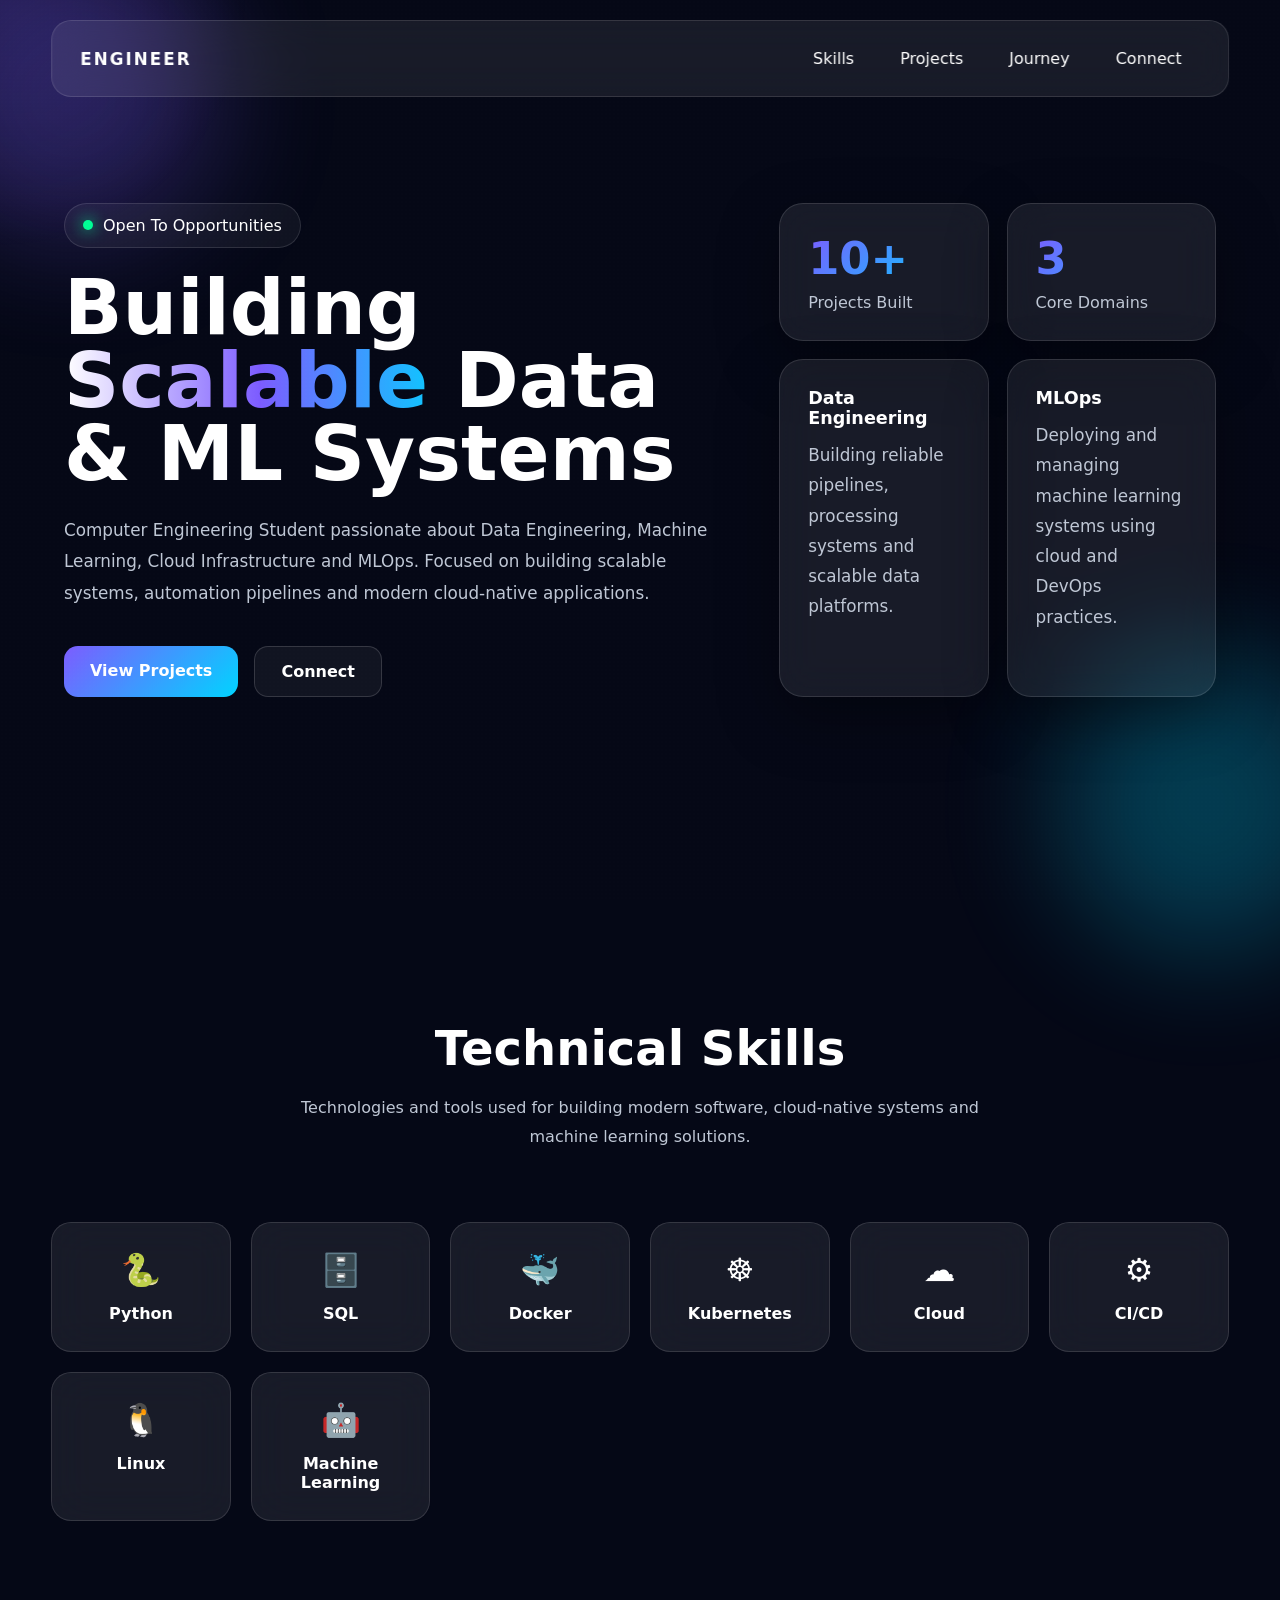
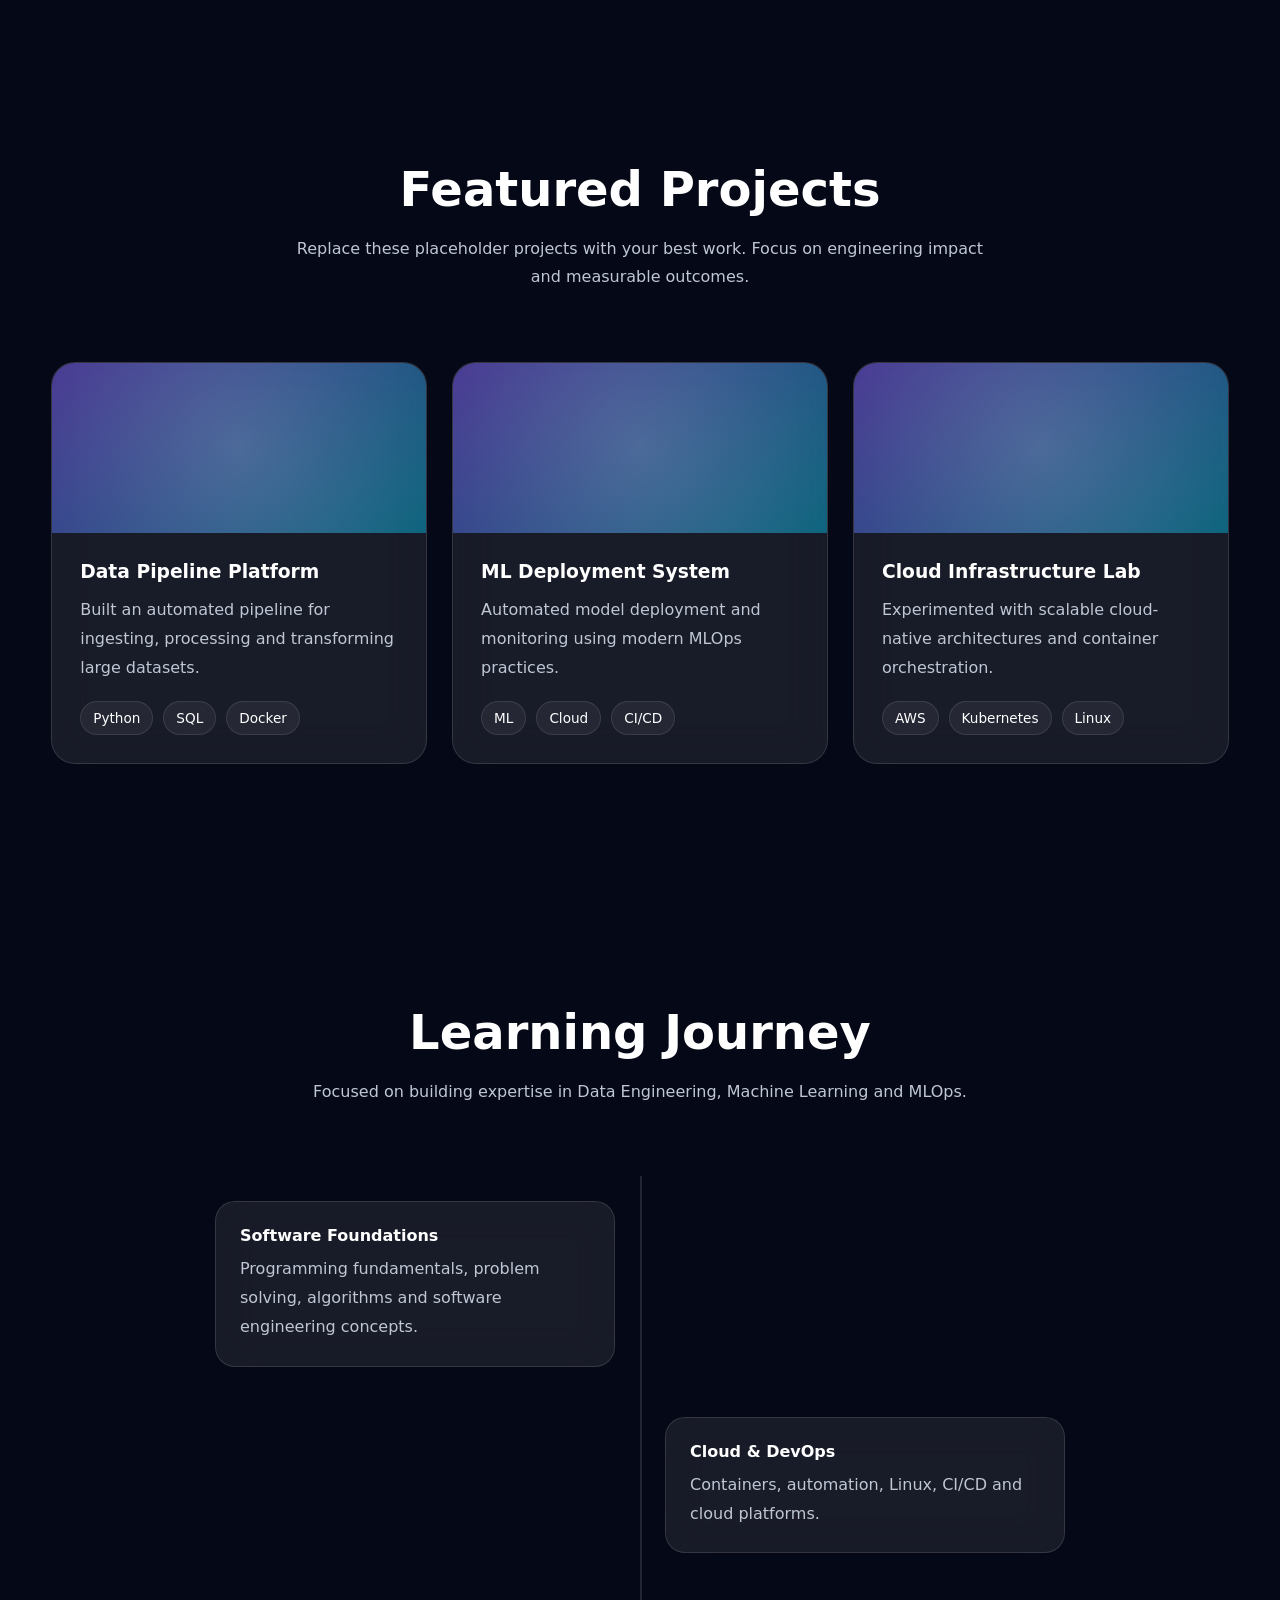
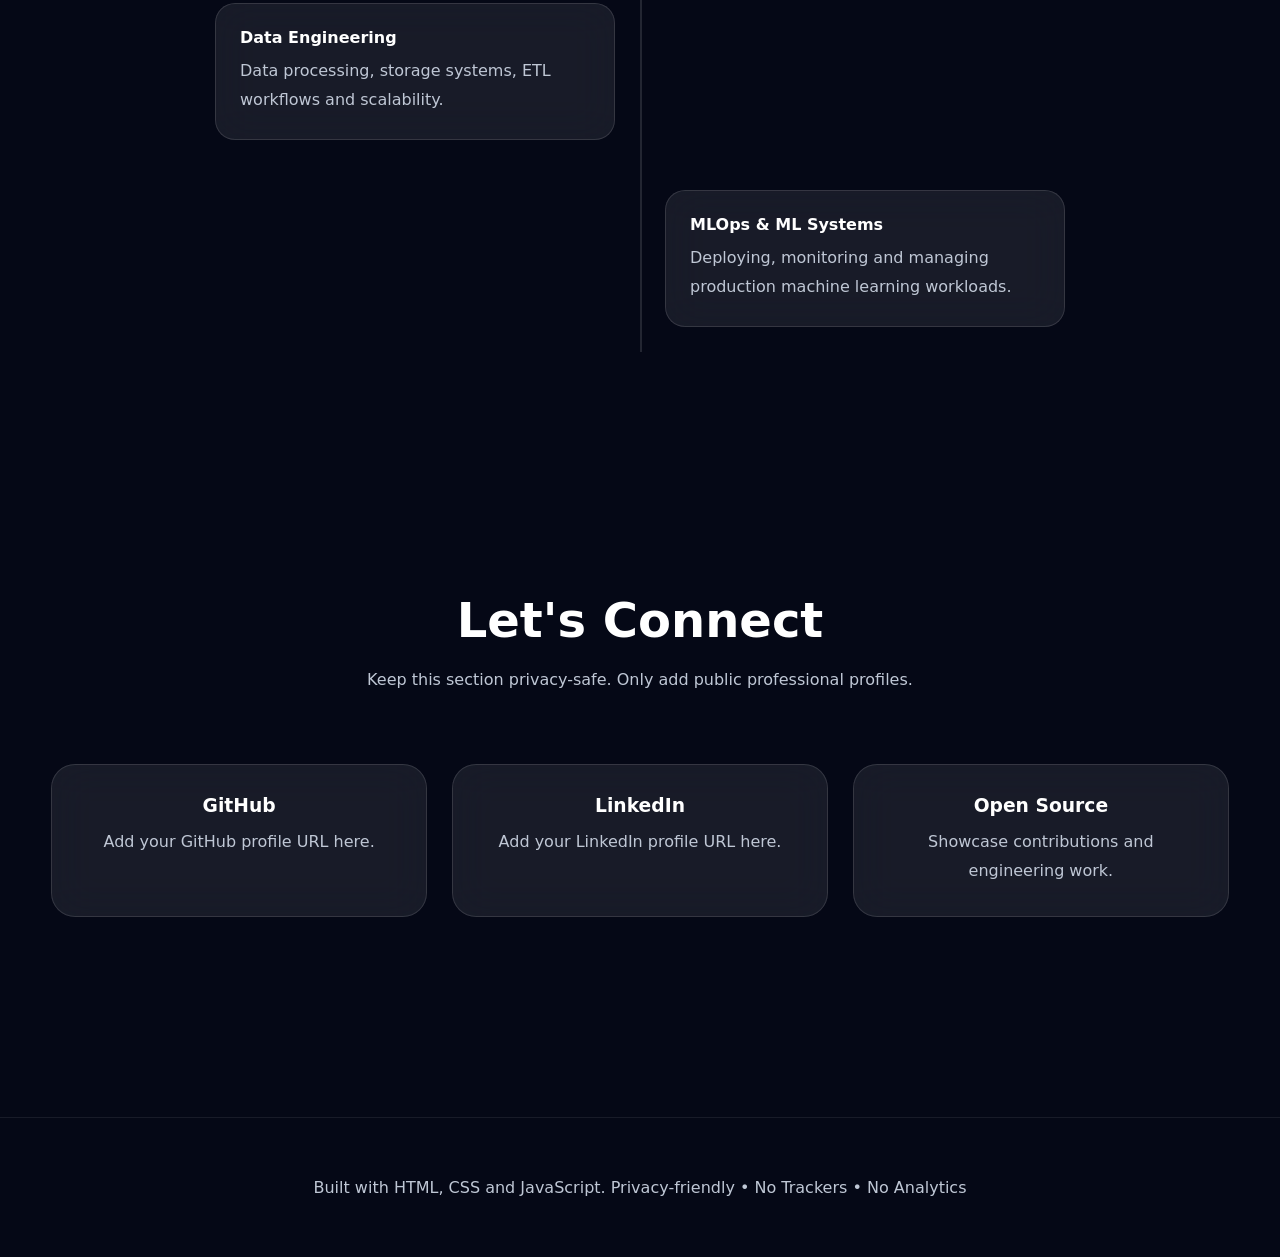
<file: website/index.html>
<!DOCTYPE html>
<html lang="en">
<head>
<meta charset="UTF-8">
<meta name="viewport" content="width=device-width, initial-scale=1.0">

<title>Portfolio | Data Engineering & MLOps</title>

<meta name="description" content="Portfolio showcasing projects, skills, and interests in Data Engineering, Machine Learning, Cloud Computing, and MLOps.">

<style>

:root{
    --bg:#050816;
    --glass:rgba(255,255,255,0.08);
    --glass-border:rgba(255,255,255,0.12);

    --text:#ffffff;
    --muted:#bfc7d5;

    --primary:#7c5cff;
    --secondary:#00d4ff;
    --pink:#ff4ecd;

    --shadow:0 20px 60px rgba(0,0,0,.35);
}

*{
    margin:0;
    padding:0;
    box-sizing:border-box;
}

html{
    scroll-behavior:smooth;
}

body{
    background:var(--bg);
    color:var(--text);
    font-family:
    Inter,
    Segoe UI,
    system-ui,
    sans-serif;

    overflow-x:hidden;
    min-height:100vh;
    position:relative;
}

/* =====================================
   CURSOR SPOTLIGHT
===================================== */

.spotlight{
    position:fixed;
    width:500px;
    height:500px;

    border-radius:50%;

    background:
    radial-gradient(
        circle,
        rgba(124,92,255,.18),
        transparent 70%
    );

    pointer-events:none;

    transform:translate(-50%,-50%);

    z-index:0;
}

/* =====================================
   AURORA BACKGROUND
===================================== */

.aurora{
    position:fixed;
    inset:-20%;
    z-index:-2;

  filter:blur(60px);
opacity:.25;

    animation:
    auroraMove 16s ease-in-out infinite alternate;
}

.aurora::before,
.aurora::after{
    content:"";
    position:absolute;
  width:300px;
  height:300px;
    border-radius:50%;
}

.aurora::before{
    background:#7c5cff;
    top:10%;
    left:10%;
}

.aurora::after{
    background:#00d4ff;
    bottom:10%;
    right:10%;
}

@keyframes auroraMove{

    0%{
        transform:
        translate(-40px,-20px)
        rotate(0deg);
    }

    100%{
        transform:
        translate(60px,40px)
        rotate(25deg);
    }
}

/* =====================================
   NOISE OVERLAY
===================================== */

.noise{
    position:fixed;
    inset:0;
    pointer-events:none;
  opacity:.008;

    background-image:
    radial-gradient(#fff 1px, transparent 1px);

    background-size:4px 4px;
}

/* =====================================
   NAVBAR
===================================== */

nav{
    position:fixed;
    top:20px;
    left:50%;
    transform:translateX(-50%);

    width:min(1200px,92%);

    z-index:100;

    backdrop-filter:blur(20px);

    background:var(--glass);

    border:1px solid var(--glass-border);

    border-radius:20px;

    display:flex;
    justify-content:space-between;
    align-items:center;

    padding:18px 28px;
}

.logo{
    font-weight:800;
    letter-spacing:2px;
    font-size:1.05rem;
}

.nav-links{
    display:flex;
    gap:10px;
}

.nav-links a{
    color:white;
    text-decoration:none;

    padding:10px 18px;

    border-radius:12px;

    transition:.3s;
}

.nav-links a:hover{
    background:rgba(255,255,255,.08);
}

/* =====================================
   HERO
===================================== */

.hero{
    min-height:100vh;

    display:flex;
    align-items:center;
    justify-content:center;

    padding:120px 5%;
}

.hero-inner{
    width:min(1300px,100%);

    display:grid;
    grid-template-columns:1.2fr .8fr;

    gap:60px;
}

.badge{
    display:inline-flex;

    gap:10px;
    align-items:center;

    padding:12px 18px;

    border-radius:999px;

    background:rgba(255,255,255,.05);

    border:1px solid rgba(255,255,255,.12);

    margin-bottom:24px;
}

.badge-dot{
    width:10px;
    height:10px;

    border-radius:50%;
    background:#00ff95;

    box-shadow:
    0 0 15px #00ff95;
}

.hero h1{

    font-size:
  clamp(2.5rem,6vw,4.8rem);
    line-height:.95;

    margin-bottom:24px;
}

.gradient-text{
    background:linear-gradient(
        90deg,
        #ffffff,
        #7c5cff,
        #00d4ff
    );

    background-clip:text;
    -webkit-background-clip:text;

    color:transparent;
    -webkit-text-fill-color:transparent;
}

.hero p{

    max-width:700px;

    color:var(--muted);

    line-height:1.9;

    font-size:1.05rem;

    margin-bottom:36px;
}

.cta{
    display:flex;
    flex-wrap:wrap;
    gap:16px;
}

.btn{
    text-decoration:none;

    padding:15px 26px;

    border-radius:14px;

    font-weight:600;

    transition:.35s;
}

.btn-primary{

    background:
    linear-gradient(
        135deg,
        var(--primary),
        var(--secondary)
    );

    color:white;
}

.btn-secondary{

    border:1px solid rgba(255,255,255,.15);

    color:white;

    background:rgba(255,255,255,.05);
}

.btn:hover{
    transform:
    translateY(-5px);
}

.hero-card-area{
    display:grid;
    grid-template-columns:1fr 1fr;
    gap:18px;
}
.card{

    background:var(--glass);

    border:1px solid var(--glass-border);

    backdrop-filter:blur(20px);

    border-radius:24px;

    padding:28px;

    transition:.4s;

    position:relative;

    overflow:hidden;

    box-shadow:var(--shadow);
}

.card::before{
    content:"";

    position:absolute;
    inset:0;

    background:
    linear-gradient(
        135deg,
        rgba(255,255,255,.08),
        transparent
    );

    opacity:0;

    transition:.4s;
}

.card:hover{

    transform:
    translateY(-10px)
    scale(1.02);
}

.card:hover::before{
    opacity:1;
}

.card h3{
    margin-bottom:12px;
    font-size:1.1rem;
}

.card p{
    color:var(--muted);
    line-height:1.8;
}

.stat{
    display:flex;
    flex-direction:column;
    justify-content:center;
}

.stat-number{

    font-size:2.8rem;
    font-weight:800;

    background:
    linear-gradient(
        135deg,
        var(--primary),
        var(--secondary)
    );

    background-clip:text;
    -webkit-background-clip:text;

    color:transparent;
    -webkit-text-fill-color:transparent;
}

.stat-label{
    color:var(--muted);
    margin-top:8px;
}

/* =====================================
   SECTION
===================================== */

.section{

    width:min(1300px,92%);

    margin:auto;

    padding:120px 0;
}

.section-title{

    text-align:center;

    font-size:clamp(2rem,4vw,3rem);

    margin-bottom:18px;
}

.section-subtitle{

    text-align:center;

    color:var(--muted);

    max-width:700px;

    margin:0 auto 70px;

    line-height:1.8;
}

/* =====================================
   SKILLS
===================================== */

.skills-grid{

    display:grid;

    grid-template-columns:
    repeat(auto-fit,minmax(170px,1fr));

    gap:20px;
}

.skill{

    background:var(--glass);

    border:1px solid var(--glass-border);

    backdrop-filter:blur(20px);

    border-radius:20px;

    padding:28px;

    text-align:center;

    transition:.35s;
}

.skill:hover{

    transform:
    translateY(-10px);

    border-color:
    rgba(124,92,255,.6);
}

.skill-icon{

    font-size:2rem;

    margin-bottom:15px;
}

.skill-name{
    font-weight:600;
}

/* =====================================
   PROJECTS
===================================== */

.projects-grid{

    display:grid;

    grid-template-columns:
    repeat(auto-fit,minmax(320px,1fr));

    gap:25px;
}

.project{

    background:var(--glass);

    border:1px solid var(--glass-border);

    backdrop-filter:blur(20px);

    border-radius:24px;

    overflow:hidden;

    transition:.4s;
}

.project:hover{

    transform:
    translateY(-10px);
}

.project-top{

    height:170px;

    background:
    linear-gradient(
        135deg,
        rgba(124,92,255,.5),
        rgba(0,212,255,.4)
    );

    position:relative;
}

.project-top::after{

    content:"";

    position:absolute;

    inset:0;

    background:
    radial-gradient(
        circle at center,
        rgba(255,255,255,.15),
        transparent
    );
}

.project-body{
    padding:28px;
}

.project-body h3{
    margin-bottom:14px;
}

.project-body p{

    color:var(--muted);

    line-height:1.8;

    margin-bottom:18px;
}

.tech-stack{

    display:flex;
    flex-wrap:wrap;

    gap:10px;
}

.tech-stack span{

    padding:8px 12px;

    border-radius:999px;

    background:
    rgba(255,255,255,.06);

    border:
    1px solid rgba(255,255,255,.1);

    font-size:.85rem;
}

/* =====================================
   TIMELINE
===================================== */

.timeline{

    max-width:900px;

    margin:auto;

    position:relative;
}

.timeline::before{

    content:"";

    position:absolute;

    left:50%;

    top:0;
    bottom:0;

    width:2px;

    background:
    rgba(255,255,255,.12);
}

.timeline-item{

    width:50%;

    padding:25px;
}

.timeline-item:nth-child(odd){
    margin-right:auto;
}

.timeline-item:nth-child(even){
    margin-left:auto;
}

.timeline-card{

    background:var(--glass);

    border:1px solid var(--glass-border);

    backdrop-filter:blur(20px);

    border-radius:20px;

    padding:24px;
}

.timeline-card h4{
    margin-bottom:10px;
}

.timeline-card p{
    color:var(--muted);
    line-height:1.8;
}
/* =====================================
   CONTACT
===================================== */

.contact-grid{

    display:grid;

    grid-template-columns:
    repeat(auto-fit,minmax(280px,1fr));

    gap:25px;
}

.contact-card{

    background:var(--glass);

    border:1px solid var(--glass-border);

    backdrop-filter:blur(20px);

    border-radius:24px;

    padding:30px;

    text-align:center;

    transition:.35s;
}

.contact-card:hover{

    transform:
    translateY(-10px);
}

.contact-card h3{

    margin-bottom:12px;
}

.contact-card p{

    color:var(--muted);

    line-height:1.8;
}

/* =====================================
   FOOTER
===================================== */

footer{

    padding:60px 5%;

    text-align:center;

    color:var(--muted);

    border-top:
    1px solid rgba(255,255,255,.08);

    margin-top:80px;
}

/* =====================================
   RESPONSIVE
===================================== */

@media (max-width:1100px){

    .hero-inner{
        grid-template-columns:1fr;
    }

    .hero-card-area{
        margin-top:30px;
    }

    .timeline::before{
        left:20px;
    }

    .timeline-item{
        width:100%;
        padding-left:60px;
    }

    .timeline-item:nth-child(even),
    .timeline-item:nth-child(odd){
        margin-left:0;
        margin-right:0;
    }
}

@media (max-width:768px){

    nav{
        padding:15px;
    }

    .nav-links{
        display:none;
    }

    .hero{
        padding-top:140px;
    }

    .hero-card-area{
        grid-template-columns:1fr;
    }

    .projects-grid{
        grid-template-columns:1fr;
    }

    .skills-grid{
        grid-template-columns:
        repeat(2,1fr);
    }
}

@media (max-width:500px){

    .skills-grid{
        grid-template-columns:1fr;
    }

    .section{
        padding:90px 0;
    }
}

</style>
</head>

<body>

<div class="spotlight"></div>
<div class="aurora"></div>
<div class="noise"></div>

<nav>

<div class="logo">
ENGINEER
</div>

<div class="nav-links">
<a href="#skills">Skills</a>
<a href="#projects">Projects</a>
<a href="#journey">Journey</a>
<a href="#contact">Connect</a>
</div>

</nav>

<section class="hero">

<div class="hero-inner">

<div>

<div class="badge">
<div class="badge-dot"></div>
Open To Opportunities
</div>

<h1>

Building

<span class="gradient-text">
Scalable
</span>

Data & ML
Systems

</h1>

<p>

Computer Engineering Student passionate
about Data Engineering, Machine Learning,
Cloud Infrastructure and MLOps.

Focused on building scalable systems,
automation pipelines and modern
cloud-native applications.

</p>

<div class="cta">

<a href="#projects" class="btn btn-primary">
View Projects
</a>

<a href="#contact" class="btn btn-secondary">
Connect
</a>

</div>

</div>

<div class="hero-card-area">

<div class="card stat">
<div class="stat-number">10+</div>
<div class="stat-label">
Projects Built
</div>
</div>

<div class="card stat">
<div class="stat-number">3</div>
<div class="stat-label">
Core Domains
</div>
</div>

<div class="card">
<h3>Data Engineering</h3>
<p>
Building reliable pipelines,
processing systems and scalable
data platforms.
</p>
</div>

<div class="card">
<h3>MLOps</h3>
<p>
Deploying and managing machine
learning systems using cloud and
DevOps practices.
</p>
</div>

</div>

</div>

</section>
<section id="skills" class="section">

<h2 class="section-title">
Technical Skills
</h2>

<p class="section-subtitle">
Technologies and tools used for building modern software,
cloud-native systems and machine learning solutions.
</p>

<div class="skills-grid">

<div class="skill">
<div class="skill-icon">🐍</div>
<div class="skill-name">Python</div>
</div>

<div class="skill">
<div class="skill-icon">🗄️</div>
<div class="skill-name">SQL</div>
</div>

<div class="skill">
<div class="skill-icon">🐳</div>
<div class="skill-name">Docker</div>
</div>

<div class="skill">
<div class="skill-icon">☸️</div>
<div class="skill-name">Kubernetes</div>
</div>

<div class="skill">
<div class="skill-icon">☁️</div>
<div class="skill-name">Cloud</div>
</div>

<div class="skill">
<div class="skill-icon">⚙️</div>
<div class="skill-name">CI/CD</div>
</div>

<div class="skill">
<div class="skill-icon">🐧</div>
<div class="skill-name">Linux</div>
</div>

<div class="skill">
<div class="skill-icon">🤖</div>
<div class="skill-name">Machine Learning</div>
</div>

</div>

</section>

<section id="projects" class="section">

<h2 class="section-title">
Featured Projects
</h2>

<p class="section-subtitle">
Replace these placeholder projects with your best work.
Focus on engineering impact and measurable outcomes.
</p>

<div class="projects-grid">

<div class="project">

<div class="project-top"></div>

<div class="project-body">

<h3>Data Pipeline Platform</h3>

<p>
Built an automated pipeline for ingesting,
processing and transforming large datasets.
</p>

<div class="tech-stack">
<span>Python</span>
<span>SQL</span>
<span>Docker</span>
</div>

</div>

</div>

<div class="project">

<div class="project-top"></div>

<div class="project-body">

<h3>ML Deployment System</h3>

<p>
Automated model deployment and monitoring
using modern MLOps practices.
</p>

<div class="tech-stack">
<span>ML</span>
<span>Cloud</span>
<span>CI/CD</span>
</div>

</div>

</div>

<div class="project">

<div class="project-top"></div>

<div class="project-body">

<h3>Cloud Infrastructure Lab</h3>

<p>
Experimented with scalable cloud-native
architectures and container orchestration.
</p>

<div class="tech-stack">
<span>AWS</span>
<span>Kubernetes</span>
<span>Linux</span>
</div>

</div>

</div>

</div>

</section>

<section id="journey" class="section">

<h2 class="section-title">
Learning Journey
</h2>

<p class="section-subtitle">
Focused on building expertise in Data Engineering,
Machine Learning and MLOps.
</p>

<div class="timeline">

<div class="timeline-item">
<div class="timeline-card">
<h4>Software Foundations</h4>
<p>
Programming fundamentals, problem solving,
algorithms and software engineering concepts.
</p>
</div>
</div>

<div class="timeline-item">
<div class="timeline-card">
<h4>Cloud & DevOps</h4>
<p>
Containers, automation, Linux,
CI/CD and cloud platforms.
</p>
</div>
</div>

<div class="timeline-item">
<div class="timeline-card">
<h4>Data Engineering</h4>
<p>
Data processing, storage systems,
ETL workflows and scalability.
</p>
</div>
</div>

<div class="timeline-item">
<div class="timeline-card">
<h4>MLOps & ML Systems</h4>
<p>
Deploying, monitoring and managing
production machine learning workloads.
</p>
</div>
</div>

</div>

</section>

<section id="contact" class="section">

<h2 class="section-title">
Let's Connect
</h2>

<p class="section-subtitle">
Keep this section privacy-safe.
Only add public professional profiles.
</p>

<div class="contact-grid">

<div class="contact-card">
<h3>GitHub</h3>
<p>
Add your GitHub profile URL here.
</p>
</div>

<div class="contact-card">
<h3>LinkedIn</h3>
<p>
Add your LinkedIn profile URL here.
</p>
</div>

<div class="contact-card">
<h3>Open Source</h3>
<p>
Showcase contributions and engineering work.
</p>
</div>

</div>

</section>

<footer>

<p>
Built with HTML, CSS and JavaScript.
Privacy-friendly • No Trackers • No Analytics
</p>

</footer>

<script>

/* Spotlight Effect */

const spotlight =
document.querySelector(".spotlight");

document.addEventListener(
"mousemove",
(e)=>{

spotlight.style.left =
e.clientX + "px";

spotlight.style.top =
e.clientY + "px";

});

/* Reveal Animation */

const observer =
new IntersectionObserver(

(entries)=>{

entries.forEach(entry=>{

if(entry.isIntersecting){

entry.target.animate(

[
{
opacity:0,
transform:
"translateY(30px)"
},
{
opacity:1,
transform:
"translateY(0)"
}
],

{
duration:700,
fill:"forwards"
}

);

}

});

},

{
threshold:0.15
}

);

document
.querySelectorAll(
".card,.skill,.project,.timeline-card,.contact-card"
)
.forEach(el=>{

el.style.opacity="0";

observer.observe(el);

});

</script>

</body>
</html>
</file>
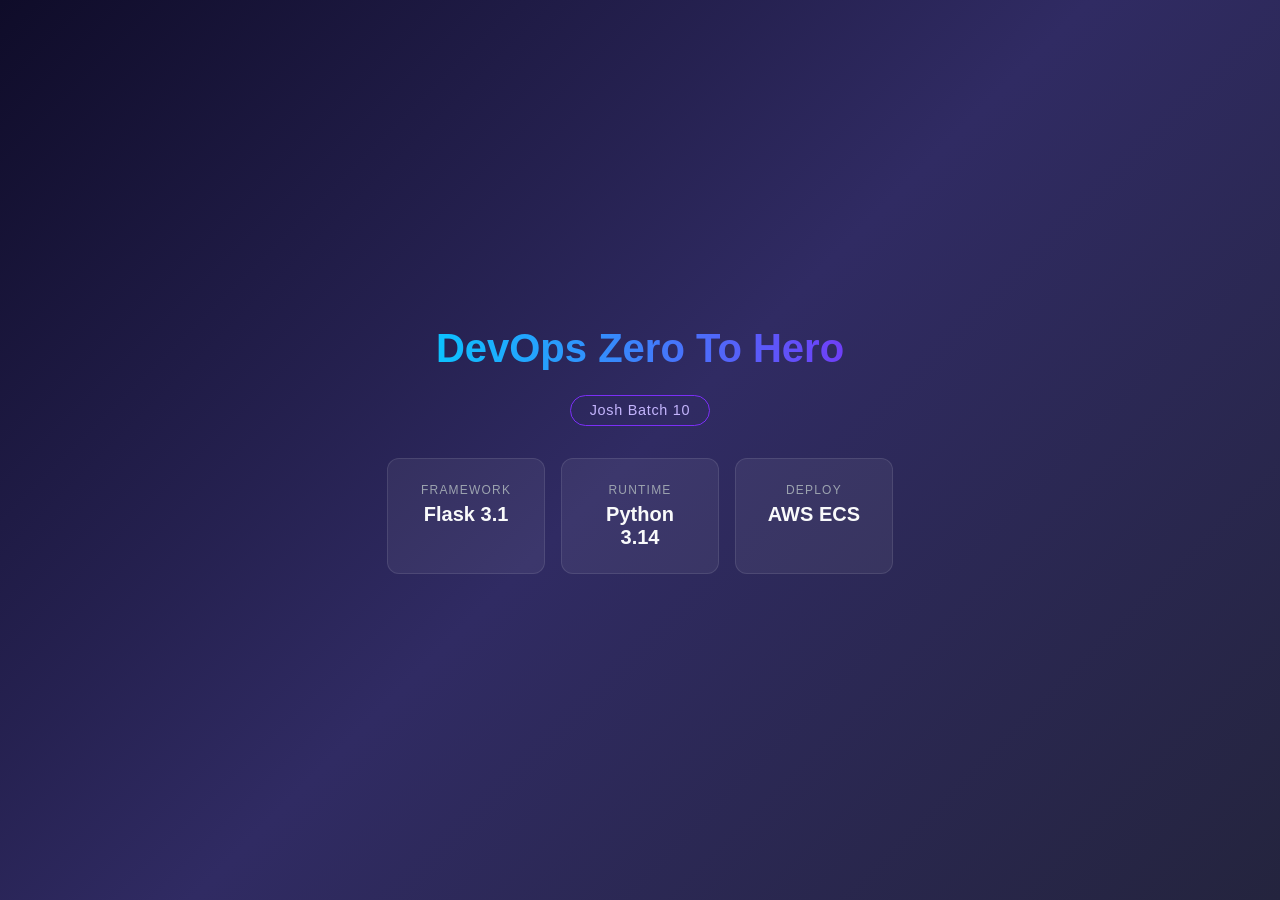
<file: lint-files/templates/index.html>
<!DOCTYPE html>
<html lang="en">
<head>
    <meta charset="UTF-8">
    <meta name="viewport" content="width=device-width, initial-scale=1.0">
    <title>DevOps Zero To Hero</title>
    <style>
        * { margin: 0; padding: 0; box-sizing: border-box; }
        body {
            min-height: 100vh;
            display: flex;
            align-items: center;
            justify-content: center;
            background: linear-gradient(135deg, #0f0c29, #302b63, #24243e);
            font-family: -apple-system, BlinkMacSystemFont, "Segoe UI", Roboto, Helvetica, Arial, sans-serif;
            color: #e0e0e0;
        }
        .container {
            text-align: center;
            padding: 2rem;
            max-width: 640px;
        }
        h1 {
            font-size: 2.5rem;
            margin-bottom: 0.5rem;
            background: linear-gradient(90deg, #00d2ff, #7b2ff7);
            -webkit-background-clip: text;
            -webkit-text-fill-color: transparent;
        }
        .badge {
            display: inline-block;
            margin: 1rem 0 2rem;
            padding: 0.4rem 1.2rem;
            border: 1px solid #7b2ff7;
            border-radius: 999px;
            font-size: 0.9rem;
            color: #c4b5fd;
            letter-spacing: 0.05em;
        }
        .cards {
            display: flex;
            gap: 1rem;
            justify-content: center;
            flex-wrap: wrap;
        }
        .card {
            background: rgba(255, 255, 255, 0.06);
            border: 1px solid rgba(255, 255, 255, 0.1);
            border-radius: 12px;
            padding: 1.5rem 1.8rem;
            min-width: 150px;
            flex: 1;
        }
        .card span {
            display: block;
            font-size: 0.75rem;
            text-transform: uppercase;
            letter-spacing: 0.1em;
            color: #9ca3af;
            margin-bottom: 0.4rem;
        }
        .card strong {
            font-size: 1.25rem;
            color: #f9fafb;
        }
    </style>
</head>
<body>
    <div class="container">
        <h1>DevOps Zero To Hero</h1>
        <div class="badge">Josh Batch 10</div>
        <div class="cards">
            <div class="card">
                <span>Framework</span>
                <strong>Flask 3.1</strong>
            </div>
            <div class="card">
                <span>Runtime</span>
                <strong>Python 3.14</strong>
            </div>
            <div class="card">
                <span>Deploy</span>
                <strong>AWS ECS</strong>
            </div>
        </div>
    </div>
</body>
</html>
</file>
